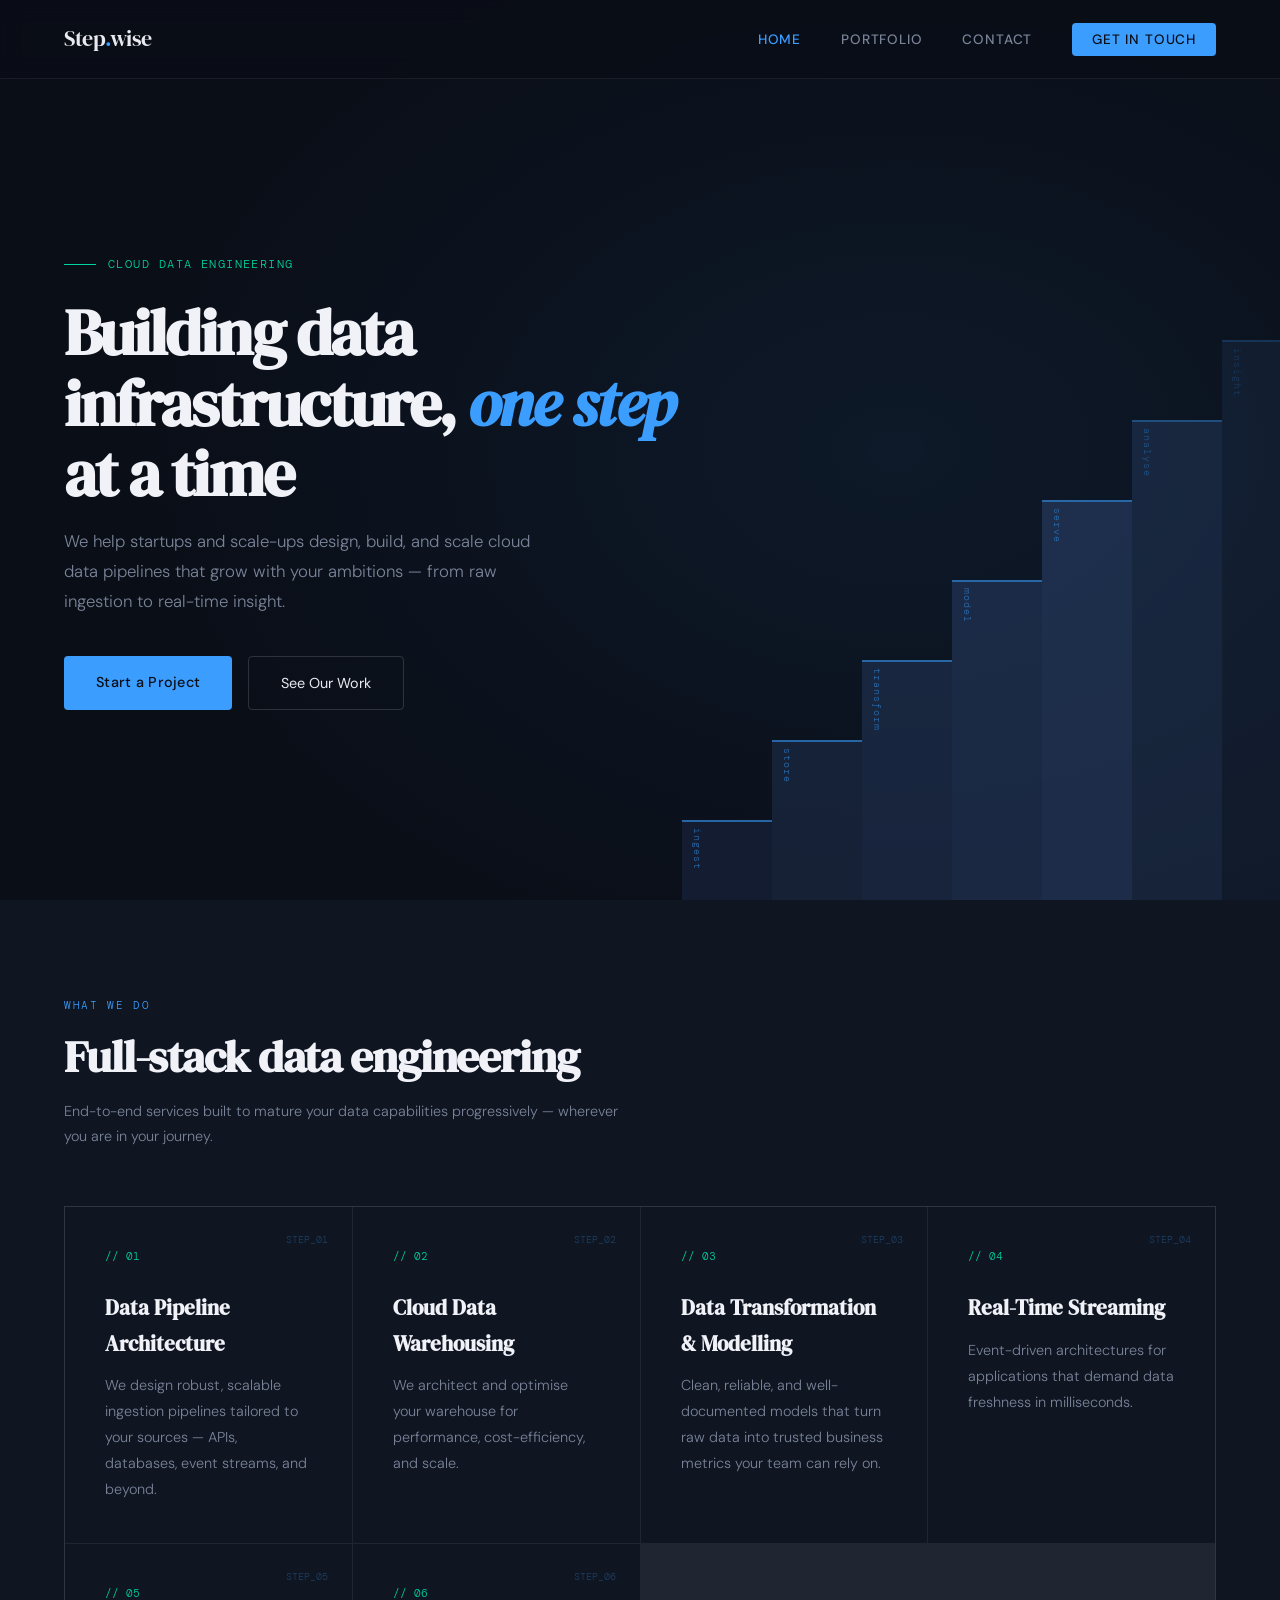
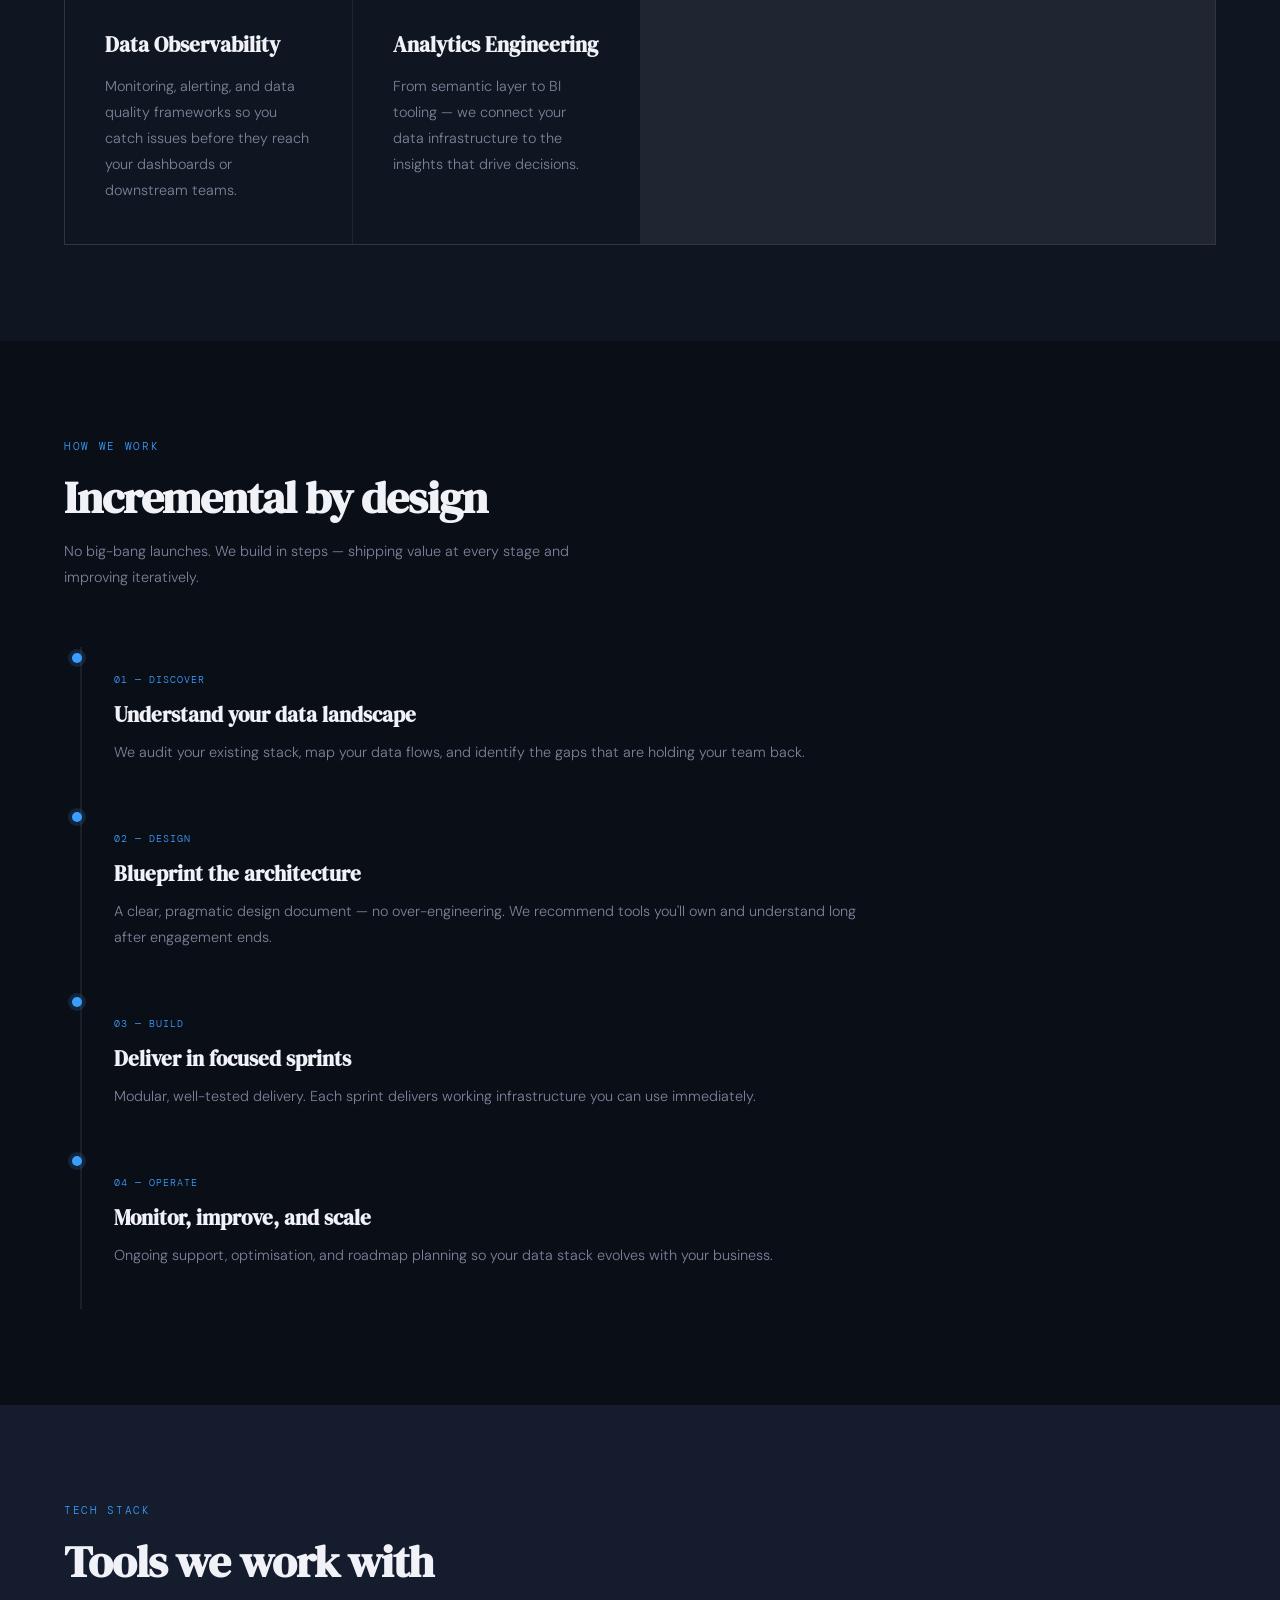
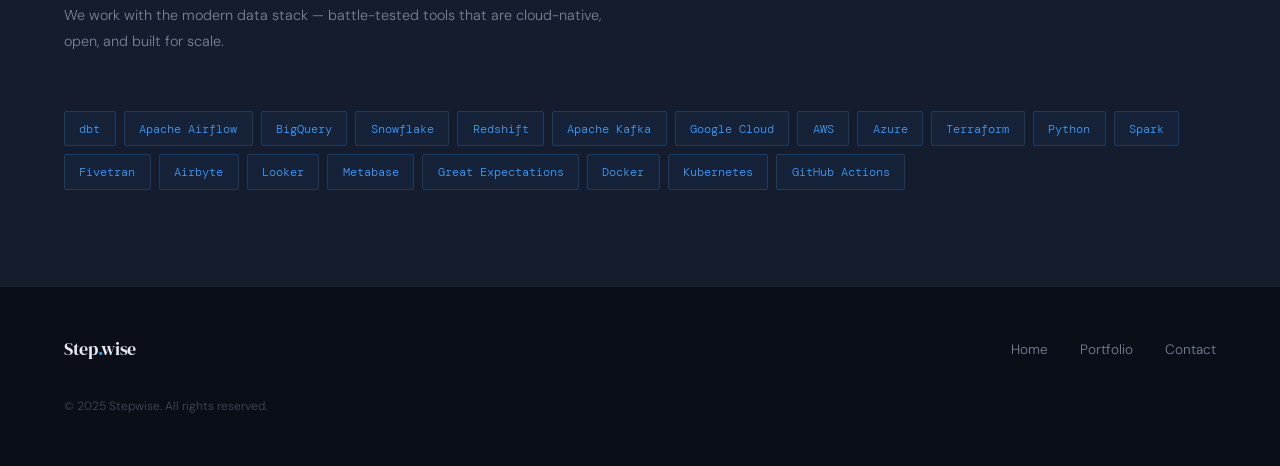
<file: index.html>
<!DOCTYPE html>
<html lang="en">
<head>
<meta charset="UTF-8">
<meta name="viewport" content="width=device-width, initial-scale=1.0">
<title>Stepwise</title>
<link rel="preconnect" href="https://fonts.googleapis.com">
<link href="https://fonts.googleapis.com/css2?family=DM+Serif+Display:ital@0;1&family=DM+Mono:wght@400;500&family=DM+Sans:wght@300;400;500&display=swap" rel="stylesheet">
<link rel="stylesheet" href="assets/css/main.css">
</head>
<body>

<nav>
  <a href="index.html" class="logo">Step<span>.</span>wise</a>
  <ul>
    <li><a href="index.html" class="active">Home</a></li>
    <li><a href="portfolio.html">Portfolio</a></li>
    <li><a href="contact.html">Contact</a></li>
    <li><a href="contact.html" class="nav-cta">Get in Touch</a></li>
  </ul>
</nav>

<section class="hero">
  <div class="hero-content">
    <div class="hero-eyebrow">Cloud Data Engineering</div>
    <h1>Building data infrastructure, <em>one step</em> at a time</h1>
    <p class="hero-sub">
      We help startups and scale-ups design, build, and scale cloud data pipelines that grow with your ambitions — from raw ingestion to real-time insight.
    </p>
    <div class="hero-actions">
      <a href="contact.html" class="btn-primary">Start a Project</a>
      <a href="portfolio.html" class="btn-ghost">See Our Work</a>
    </div>
  </div>

  <div class="steps-graphic">
    <div class="step-block"><span class="step-label">ingest</span></div>
    <div class="step-block"><span class="step-label">store</span></div>
    <div class="step-block"><span class="step-label">transform</span></div>
    <div class="step-block"><span class="step-label">model</span></div>
    <div class="step-block"><span class="step-label">serve</span></div>
    <div class="step-block"><span class="step-label">analyse</span></div>
    <div class="step-block"><span class="step-label">insight</span></div>
  </div>
</section>

<section class="services">
  <span class="section-tag">What We Do</span>
  <h2>Full-stack data engineering</h2>
  <p class="section-sub">End-to-end services built to mature your data capabilities progressively — wherever you are in your journey.</p>
  <div class="services-grid">
    <div class="service-card">
      <span class="service-icon">// 01</span>
      <span class="service-step">STEP_01</span>
      <h3>Data Pipeline Architecture</h3>
      <p>We design robust, scalable ingestion pipelines tailored to your sources — APIs, databases, event streams, and beyond.</p>
    </div>
    <div class="service-card">
      <span class="service-icon">// 02</span>
      <span class="service-step">STEP_02</span>
      <h3>Cloud Data Warehousing</h3>
      <p>We architect and optimise your warehouse for performance, cost-efficiency, and scale.</p>
    </div>
    <div class="service-card">
      <span class="service-icon">// 03</span>
      <span class="service-step">STEP_03</span>
      <h3>Data Transformation & Modelling</h3>
      <p>Clean, reliable, and well-documented models that turn raw data into trusted business metrics your team can rely on.</p>
    </div>
    <div class="service-card">
      <span class="service-icon">// 04</span>
      <span class="service-step">STEP_04</span>
      <h3>Real-Time Streaming</h3>
      <p>Event-driven architectures for applications that demand data freshness in milliseconds.</p>
    </div>
    <div class="service-card">
      <span class="service-icon">// 05</span>
      <span class="service-step">STEP_05</span>
      <h3>Data Observability</h3>
      <p>Monitoring, alerting, and data quality frameworks so you catch issues before they reach your dashboards or downstream teams.</p>
    </div>
    <div class="service-card">
      <span class="service-icon">// 06</span>
      <span class="service-step">STEP_06</span>
      <h3>Analytics Engineering</h3>
      <p>From semantic layer to BI tooling — we connect your data infrastructure to the insights that drive decisions.</p>
    </div>
  </div>
</section>

<section class="approach">
  <span class="section-tag">How We Work</span>
  <h2>Incremental by design</h2>
  <p class="section-sub">No big-bang launches. We build in steps — shipping value at every stage and improving iteratively.</p>

  <div class="approach-steps">
    <div class="approach-step">
      <span class="step-num">01 — DISCOVER</span>
      <h3>Understand your data landscape</h3>
      <p>We audit your existing stack, map your data flows, and identify the gaps that are holding your team back.</p>
    </div>
    <div class="approach-step">
      <span class="step-num">02 — DESIGN</span>
      <h3>Blueprint the architecture</h3>
      <p>A clear, pragmatic design document — no over-engineering. We recommend tools you'll own and understand long after engagement ends.</p>
    </div>
    <div class="approach-step">
      <span class="step-num">03 — BUILD</span>
      <h3>Deliver in focused sprints</h3>
      <p>Modular, well-tested delivery. Each sprint delivers working infrastructure you can use immediately.</p>
    </div>
    <div class="approach-step">
      <span class="step-num">04 — OPERATE</span>
      <h3>Monitor, improve, and scale</h3>
      <p>Ongoing support, optimisation, and roadmap planning so your data stack evolves with your business.</p>
    </div>
  </div>
</section>

<section class="tech-stack">
  <span class="section-tag">Tech Stack</span>
  <h2>Tools we work with</h2>
  <p class="section-sub">We work with the modern data stack — battle-tested tools that are cloud-native, open, and built for scale.</p>
  <div class="tech-grid">
    <span class="tech-pill">dbt</span>
    <span class="tech-pill">Apache Airflow</span>
    <span class="tech-pill">BigQuery</span>
    <span class="tech-pill">Snowflake</span>
    <span class="tech-pill">Redshift</span>
    <span class="tech-pill">Apache Kafka</span>
    <span class="tech-pill">Google Cloud</span>
    <span class="tech-pill">AWS</span>
    <span class="tech-pill">Azure</span>
    <span class="tech-pill">Terraform</span>
    <span class="tech-pill">Python</span>
    <span class="tech-pill">Spark</span>
    <span class="tech-pill">Fivetran</span>
    <span class="tech-pill">Airbyte</span>
    <span class="tech-pill">Looker</span>
    <span class="tech-pill">Metabase</span>
    <span class="tech-pill">Great Expectations</span>
    <span class="tech-pill">Docker</span>
    <span class="tech-pill">Kubernetes</span>
    <span class="tech-pill">GitHub Actions</span>
  </div>
</section>

<footer>
  <a href="index.html" class="logo">Step<span>.</span>wise</a>
  <div class="footer-links">
    <a href="index.html">Home</a>
    <a href="portfolio.html">Portfolio</a>
    <a href="contact.html">Contact</a>
  </div>
  <p class="footer-copy">&copy; 2025 Stepwise. All rights reserved.</p>
</footer>

</body>
</html>
</file>
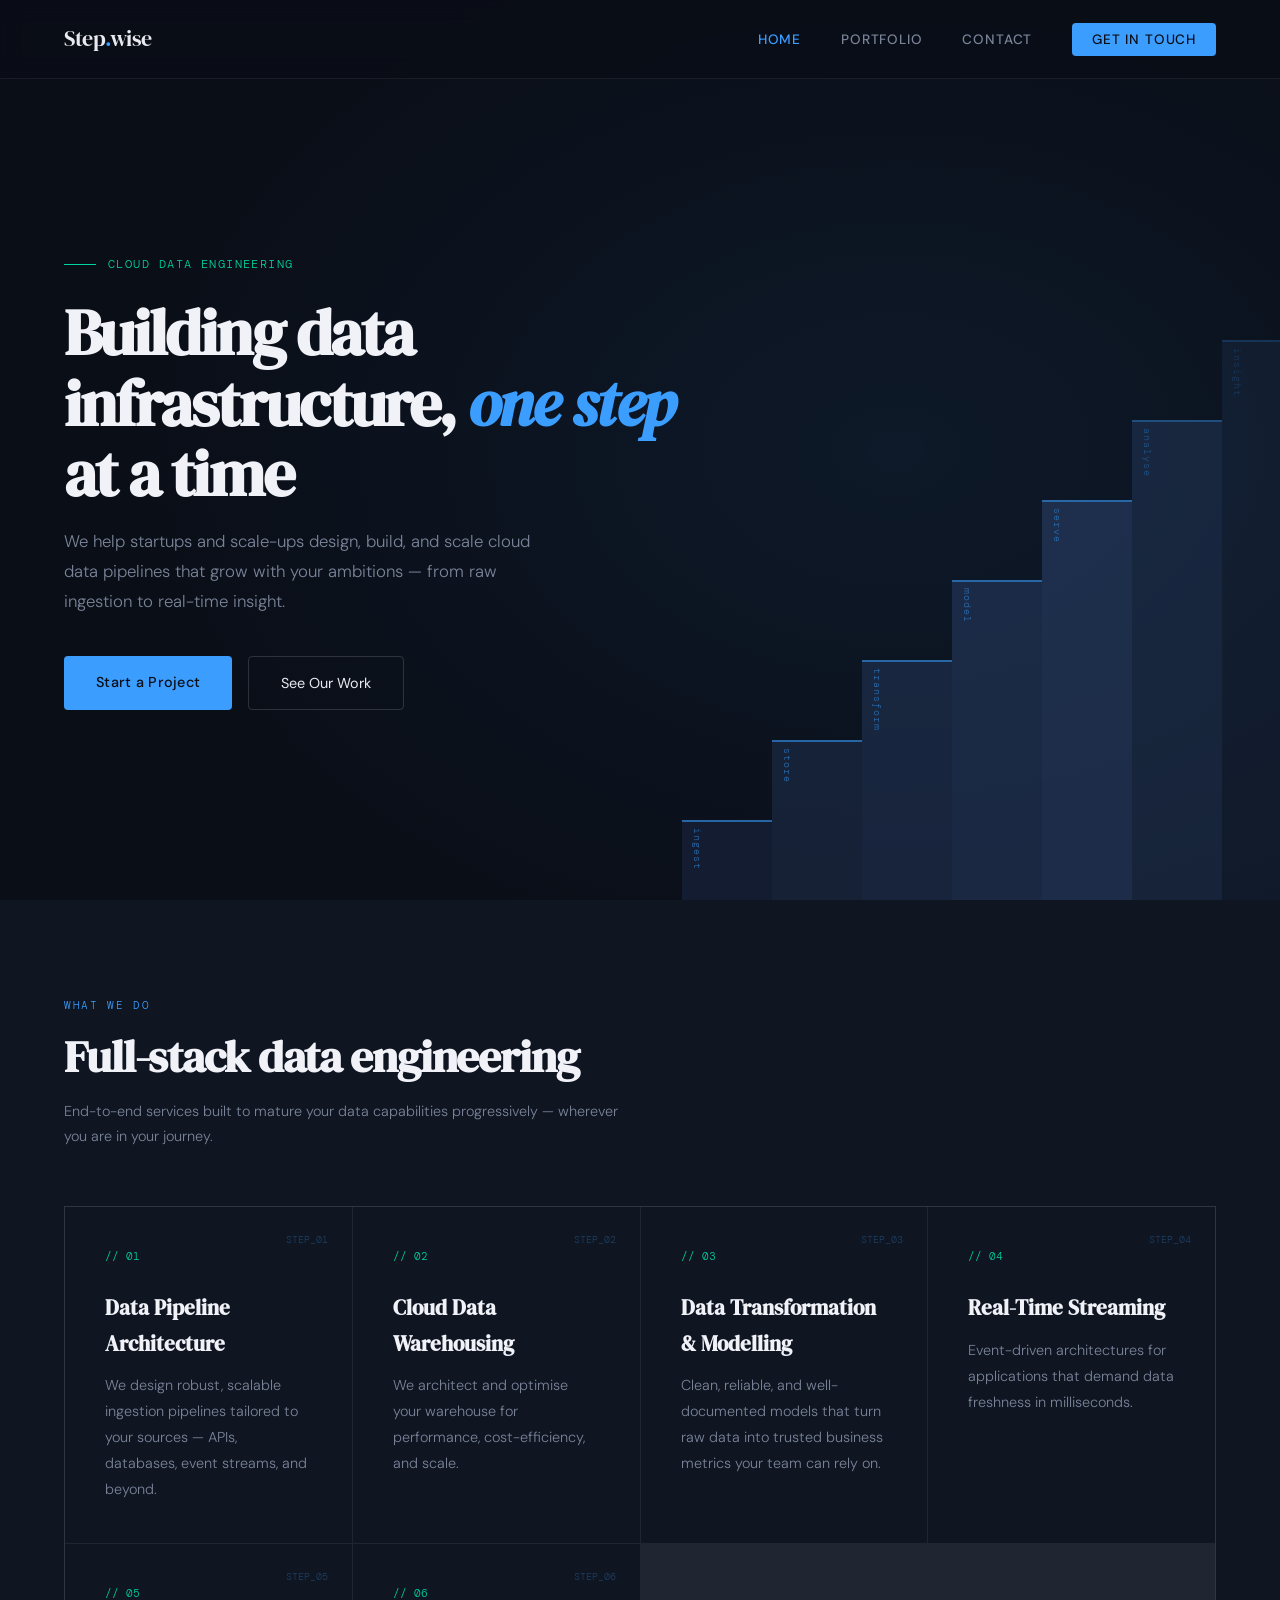
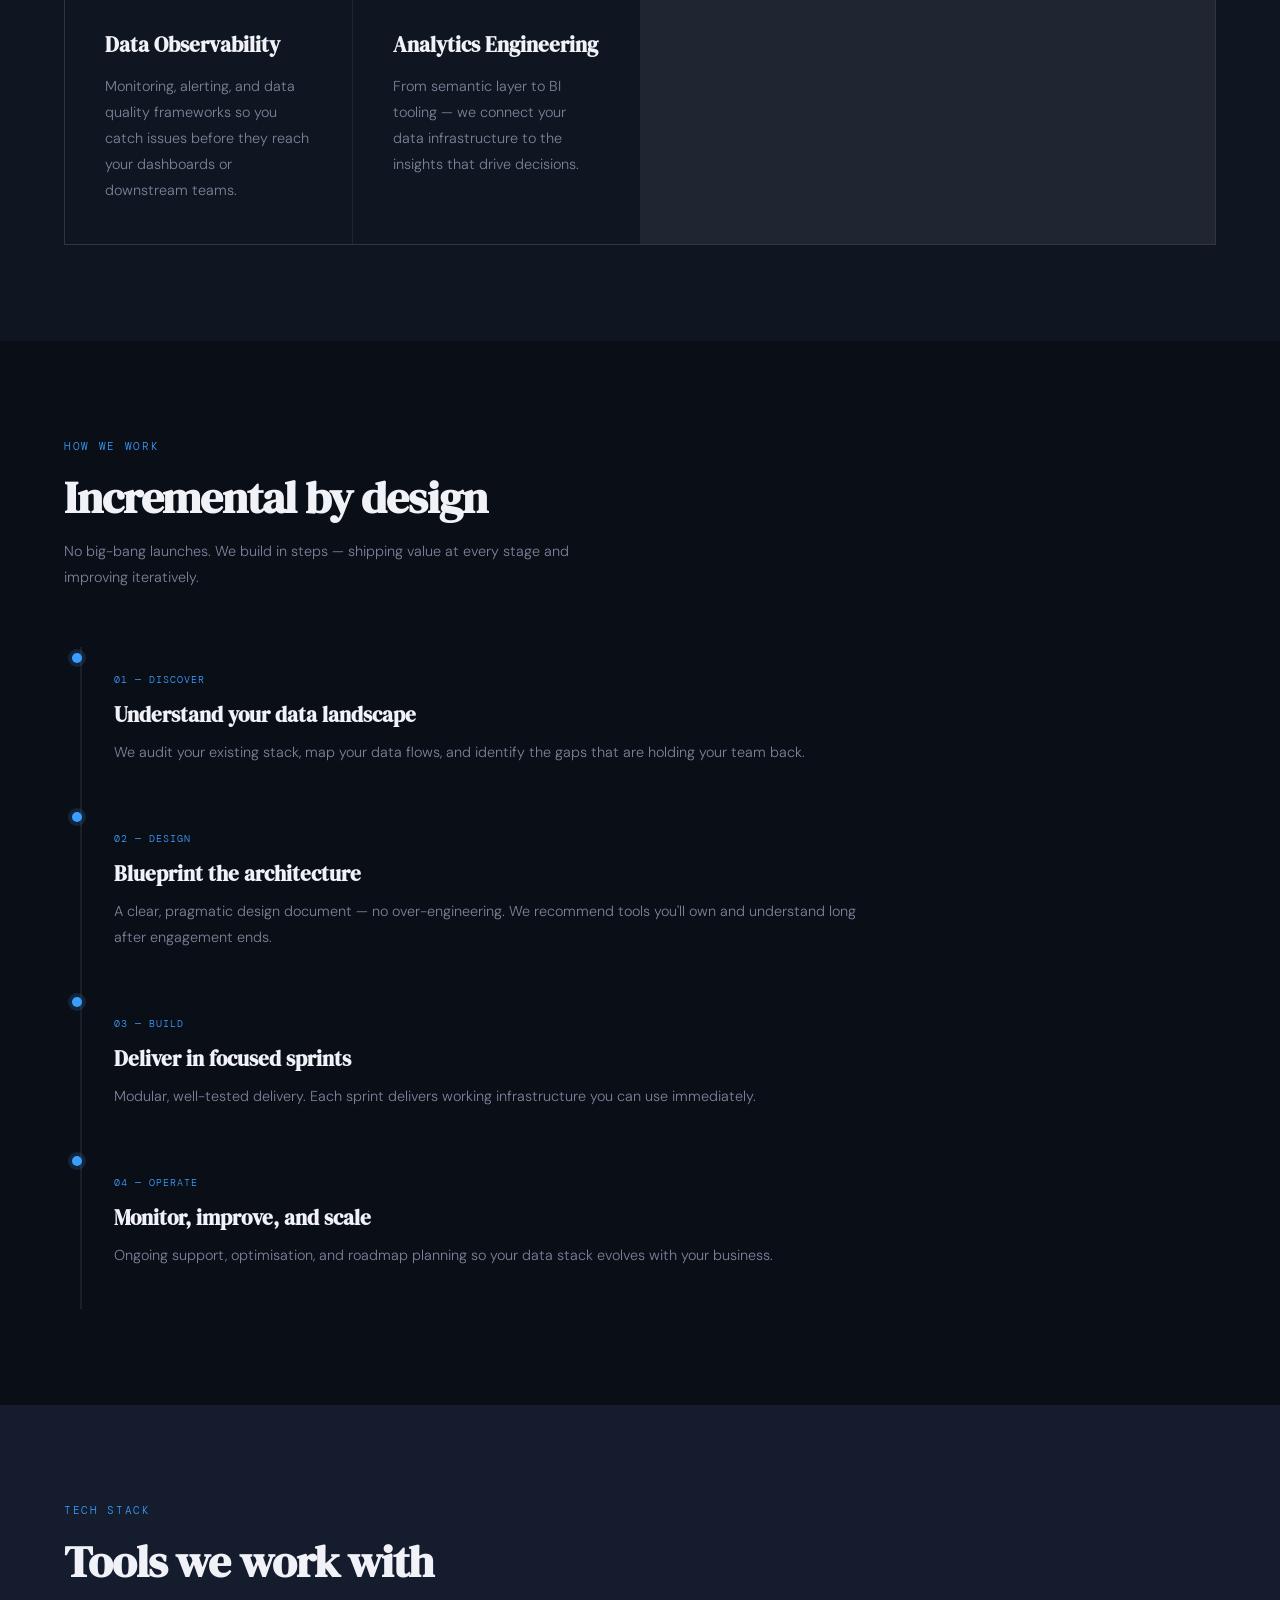
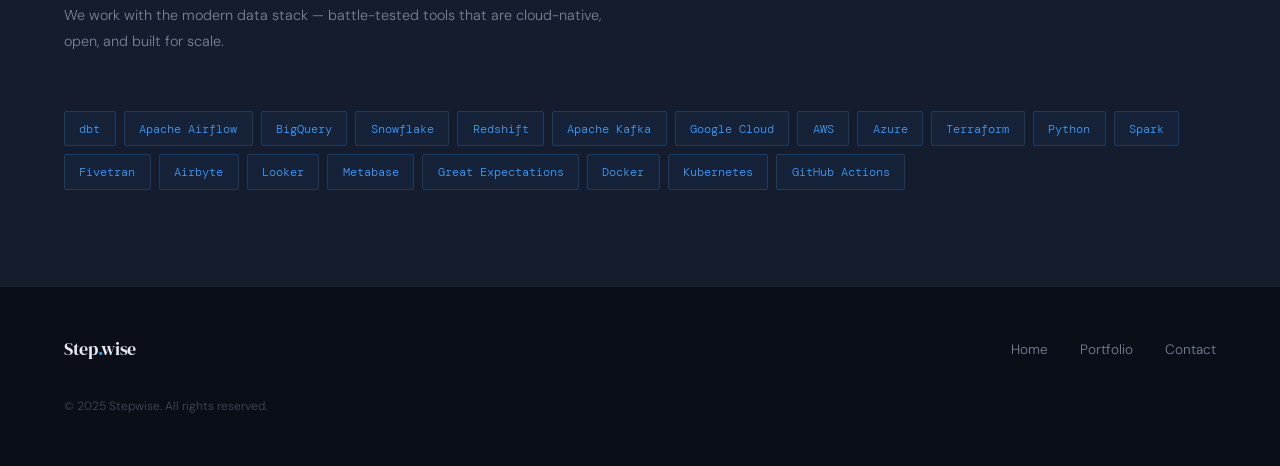
<file: pages/index.html>
<!DOCTYPE html>
<html lang="en">
<head>
<meta charset="UTF-8">
<meta name="viewport" content="width=device-width, initial-scale=1.0">
<title>Stepwise — Cloud Data Engineering</title>
<link rel="preconnect" href="https://fonts.googleapis.com">
<link href="https://fonts.googleapis.com/css2?family=DM+Serif+Display:ital@0;1&family=DM+Mono:wght@400;500&family=DM+Sans:wght@300;400;500&display=swap" rel="stylesheet">
<link rel="stylesheet" href="../assets/css/main.css">
</head>
<body>

<nav>
  <a href="index.html" class="logo">Step<span>.</span>wise</a>
  <ul>
    <li><a href="index.html" class="active">Home</a></li>
    <li><a href="portfolio.html">Portfolio</a></li>
    <li><a href="contact.html">Contact</a></li>
    <li><a href="contact.html" class="nav-cta">Get in Touch</a></li>
  </ul>
</nav>

<section class="hero">
  <div class="hero-content">
    <div class="hero-eyebrow">Cloud Data Engineering</div>
    <h1>Building data infrastructure, <em>one step</em> at a time</h1>
    <p class="hero-sub">
      We help startups and scale-ups design, build, and scale cloud data pipelines that grow with your ambitions — from raw ingestion to real-time insight.
    </p>
    <div class="hero-actions">
      <a href="contact.html" class="btn-primary">Start a Project</a>
      <a href="portfolio.html" class="btn-ghost">See Our Work</a>
    </div>
  </div>

  <div class="steps-graphic">
    <div class="step-block"><span class="step-label">ingest</span></div>
    <div class="step-block"><span class="step-label">store</span></div>
    <div class="step-block"><span class="step-label">transform</span></div>
    <div class="step-block"><span class="step-label">model</span></div>
    <div class="step-block"><span class="step-label">serve</span></div>
    <div class="step-block"><span class="step-label">analyse</span></div>
    <div class="step-block"><span class="step-label">insight</span></div>
  </div>
</section>

<section class="services">
  <span class="section-tag">What We Do</span>
  <h2>Full-stack data engineering</h2>
  <p class="section-sub">End-to-end services built to mature your data capabilities progressively — wherever you are in your journey.</p>
  <div class="services-grid">
    <div class="service-card">
      <span class="service-icon">// 01</span>
      <span class="service-step">STEP_01</span>
      <h3>Data Pipeline Architecture</h3>
      <p>We design robust, scalable ingestion pipelines tailored to your sources — APIs, databases, event streams, and beyond.</p>
    </div>
    <div class="service-card">
      <span class="service-icon">// 02</span>
      <span class="service-step">STEP_02</span>
      <h3>Cloud Data Warehousing</h3>
      <p>We architect and optimise your warehouse for performance, cost-efficiency, and scale.</p>
    </div>
    <div class="service-card">
      <span class="service-icon">// 03</span>
      <span class="service-step">STEP_03</span>
      <h3>Data Transformation & Modelling</h3>
      <p>Clean, reliable, and well-documented models that turn raw data into trusted business metrics your team can rely on.</p>
    </div>
    <div class="service-card">
      <span class="service-icon">// 04</span>
      <span class="service-step">STEP_04</span>
      <h3>Real-Time Streaming</h3>
      <p>Event-driven architectures for applications that demand data freshness in milliseconds.</p>
    </div>
    <div class="service-card">
      <span class="service-icon">// 05</span>
      <span class="service-step">STEP_05</span>
      <h3>Data Observability</h3>
      <p>Monitoring, alerting, and data quality frameworks so you catch issues before they reach your dashboards or downstream teams.</p>
    </div>
    <div class="service-card">
      <span class="service-icon">// 06</span>
      <span class="service-step">STEP_06</span>
      <h3>Analytics Engineering</h3>
      <p>From semantic layer to BI tooling — we connect your data infrastructure to the insights that drive decisions.</p>
    </div>
  </div>
</section>

<section class="approach">
  <span class="section-tag">How We Work</span>
  <h2>Incremental by design</h2>
  <p class="section-sub">No big-bang launches. We build in steps — shipping value at every stage and improving iteratively.</p>

  <div class="approach-steps">
    <div class="approach-step">
      <span class="step-num">01 — DISCOVER</span>
      <h3>Understand your data landscape</h3>
      <p>We audit your existing stack, map your data flows, and identify the gaps that are holding your team back.</p>
    </div>
    <div class="approach-step">
      <span class="step-num">02 — DESIGN</span>
      <h3>Blueprint the architecture</h3>
      <p>A clear, pragmatic design document — no over-engineering. We recommend tools you'll own and understand long after engagement ends.</p>
    </div>
    <div class="approach-step">
      <span class="step-num">03 — BUILD</span>
      <h3>Deliver in focused sprints</h3>
      <p>Modular, well-tested delivery. Each sprint delivers working infrastructure you can use immediately.</p>
    </div>
    <div class="approach-step">
      <span class="step-num">04 — OPERATE</span>
      <h3>Monitor, improve, and scale</h3>
      <p>Ongoing support, optimisation, and roadmap planning so your data stack evolves with your business.</p>
    </div>
  </div>
</section>

<section class="tech-stack">
  <span class="section-tag">Tech Stack</span>
  <h2>Tools we work with</h2>
  <p class="section-sub">We work with the modern data stack — battle-tested tools that are cloud-native, open, and built for scale.</p>
  <div class="tech-grid">
    <span class="tech-pill">dbt</span>
    <span class="tech-pill">Apache Airflow</span>
    <span class="tech-pill">BigQuery</span>
    <span class="tech-pill">Snowflake</span>
    <span class="tech-pill">Redshift</span>
    <span class="tech-pill">Apache Kafka</span>
    <span class="tech-pill">Google Cloud</span>
    <span class="tech-pill">AWS</span>
    <span class="tech-pill">Azure</span>
    <span class="tech-pill">Terraform</span>
    <span class="tech-pill">Python</span>
    <span class="tech-pill">Spark</span>
    <span class="tech-pill">Fivetran</span>
    <span class="tech-pill">Airbyte</span>
    <span class="tech-pill">Looker</span>
    <span class="tech-pill">Metabase</span>
    <span class="tech-pill">Great Expectations</span>
    <span class="tech-pill">Docker</span>
    <span class="tech-pill">Kubernetes</span>
    <span class="tech-pill">GitHub Actions</span>
  </div>
</section>

<footer>
  <a href="index.html" class="logo">Step<span>.</span>wise</a>
  <div class="footer-links">
    <a href="index.html">Home</a>
    <a href="portfolio.html">Portfolio</a>
    <a href="contact.html">Contact</a>
  </div>
  <p class="footer-copy">&copy; 2025 Stepwise. All rights reserved.</p>
</footer>

</body>
</html>
</file>
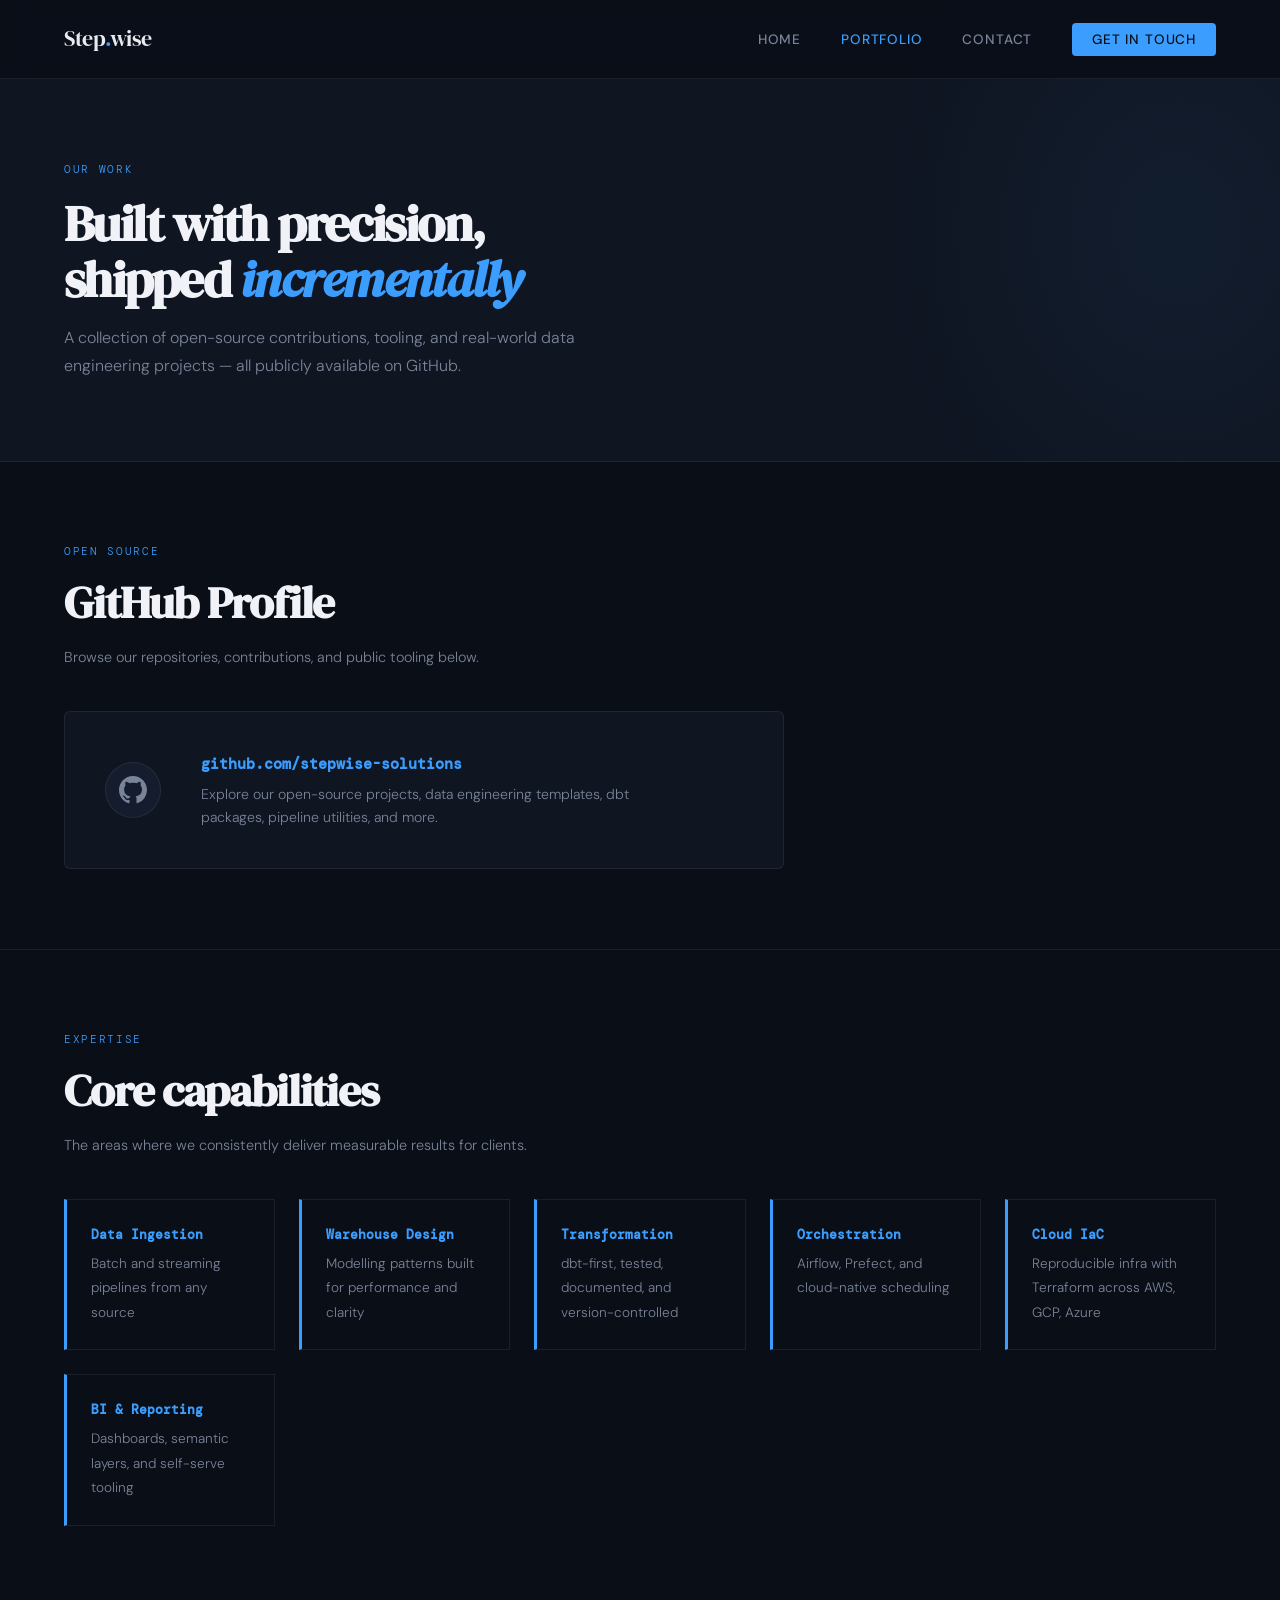
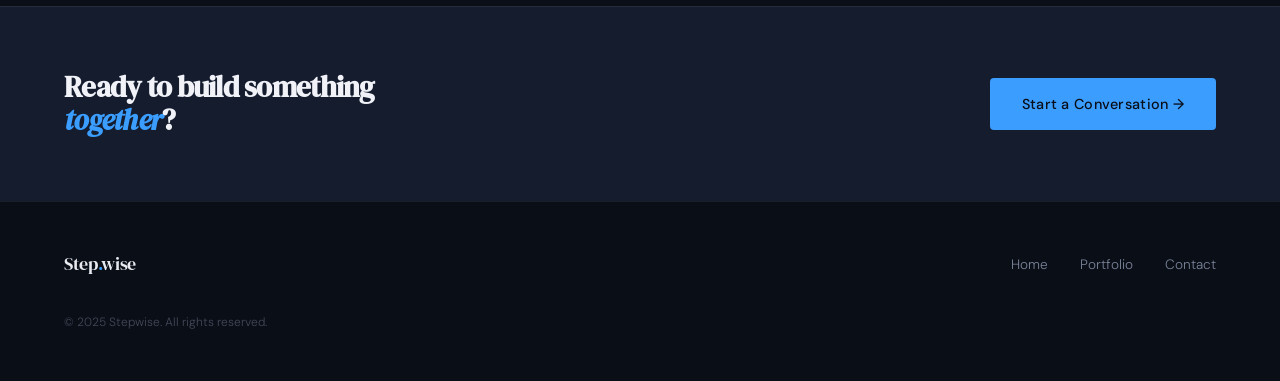
<file: portfolio.html>
<!DOCTYPE html>
<html lang="en">
<head>
<meta charset="UTF-8">
<meta name="viewport" content="width=device-width, initial-scale=1.0">
<title>Portfolio</title>
<link rel="preconnect" href="https://fonts.googleapis.com">
<link href="https://fonts.googleapis.com/css2?family=DM+Serif+Display:ital@0;1&family=DM+Mono:wght@400;500&family=DM+Sans:wght@300;400;500&display=swap" rel="stylesheet">
<link rel="stylesheet" href="assets/css/main.css">
</head>
<body>

<nav>
  <a href="index.html" class="logo">Step<span>.</span>wise</a>
  <ul>
    <li><a href="index.html">Home</a></li>
    <li><a href="portfolio.html" class="active">Portfolio</a></li>
    <li><a href="contact.html">Contact</a></li>
    <li><a href="contact.html" class="nav-cta">Get in Touch</a></li>
  </ul>
</nav>

<div class="page-header page-header--right">
  <span class="section-tag">Our Work</span>
  <h1>Built with precision,<br>shipped <em>incrementally</em></h1>
  <p class="page-sub">A collection of open-source contributions, tooling, and real-world data engineering projects — all publicly available on GitHub.</p>
</div>

<section class="github-section">
  <span class="section-tag">Open Source</span>
  <h2>GitHub Profile</h2>
  <p class="section-desc">Browse our repositories, contributions, and public tooling below.</p>
  <!-- IMPORTANT: Replace the href below with your actual GitHub URL -->
  <a href="https://github.com/stepwise-solutions" target="_blank" class="github-card">
    <div class="gh-icon">
      <svg viewBox="0 0 24 24" xmlns="http://www.w3.org/2000/svg">
        <path d="M12 0C5.37 0 0 5.37 0 12c0 5.31 3.435 9.795 8.205 11.385.6.105.825-.255.825-.57 0-.285-.015-1.23-.015-2.235-3.015.555-3.795-.735-4.035-1.41-.135-.345-.72-1.41-1.23-1.695-.42-.225-1.02-.78-.015-.795.945-.015 1.62.87 1.845 1.23 1.08 1.815 2.805 1.305 3.495.99.105-.78.42-1.305.765-1.605-2.67-.3-5.46-1.335-5.46-5.925 0-1.305.465-2.385 1.23-3.225-.12-.3-.54-1.53.12-3.18 0 0 1.005-.315 3.3 1.23.96-.27 1.98-.405 3-.405s2.04.135 3 .405c2.295-1.56 3.3-1.23 3.3-1.23.66 1.65.24 2.88.12 3.18.765.84 1.23 1.905 1.23 3.225 0 4.605-2.805 5.625-5.475 5.925.435.375.81 1.095.81 2.22 0 1.605-.015 2.895-.015 3.3 0 .315.225.69.825.57A12.02 12.02 0 0 0 24 12c0-6.63-5.37-12-12-12z"/>
      </svg>
    </div>
    <div class="gh-info">
      <h3>github.com/stepwise-solutions</h3>
      <p>Explore our open-source projects, data engineering templates, dbt packages, pipeline utilities, and more.</p>
    </div>
    <span class="gh-arrow">→</span>
  </a>
</section>

<!-- <section class="projects-section">
  <span class="section-tag">Featured Projects</span>
  <h2>What we've built</h2>
  <p class="section-desc">Representative examples of the work we do for clients across industries.</p>
  <div class="projects-grid">
    <div class="project-card">
      <span class="proj-type">Pipeline Architecture</span>
      <h3>Real-Time E-Commerce Analytics</h3>
      <p>Designed and built a Kafka-to-BigQuery streaming pipeline processing 50M+ events per day, enabling sub-second dashboard refresh for a retail client.</p>
      <div class="proj-tags">
        <span class="proj-tag">Kafka</span>
        <span class="proj-tag">BigQuery</span>
        <span class="proj-tag">dbt</span>
        <span class="proj-tag">Looker</span>
      </div>
    </div>
    <div class="project-card">
      <span class="proj-type">Data Warehouse Migration</span>
      <h3>Legacy SQL to Snowflake Migration</h3>
      <p>Migrated a 10-year-old on-prem SQL Server warehouse to Snowflake, reducing query times by 8× and cutting infrastructure costs by 60%.</p>
      <div class="proj-tags">
        <span class="proj-tag">Snowflake</span>
        <span class="proj-tag">Fivetran</span>
        <span class="proj-tag">dbt</span>
        <span class="proj-tag">Python</span>
      </div>
    </div>
    <div class="project-card">
      <span class="proj-type">Data Observability</span>
      <h3>End-to-End Data Quality Framework</h3>
      <p>Implemented a data quality and observability layer with Great Expectations and Monte Carlo across a 200+ table warehouse for a FinTech company.</p>
      <div class="proj-tags">
        <span class="proj-tag">Great Expectations</span>
        <span class="proj-tag">Airflow</span>
        <span class="proj-tag">Redshift</span>
      </div>
    </div>
    <div class="project-card">
      <span class="proj-type">Open Source</span>
      <h3>dbt Utility Package</h3>
      <p>Published a dbt package of reusable macros for date-spining, incremental logic, and data vault patterns — used by teams across multiple organisations.</p>
      <div class="proj-tags">
        <span class="proj-tag">dbt</span>
        <span class="proj-tag">SQL</span>
        <span class="proj-tag">Jinja</span>
        <span class="proj-tag">Open Source</span>
      </div>
    </div>
    <div class="project-card">
      <span class="proj-type">Cloud Infrastructure</span>
      <h3>Automated Data Platform on GCP</h3>
      <p>Terraformed a fully automated, reproducible data platform on Google Cloud — from networking to BigQuery, Composer, and IAM — deployed in under an hour.</p>
      <div class="proj-tags">
        <span class="proj-tag">Terraform</span>
        <span class="proj-tag">GCP</span>
        <span class="proj-tag">Cloud Composer</span>
        <span class="proj-tag">BigQuery</span>
      </div>
    </div>
    <div class="project-card">
      <span class="proj-type">Analytics Engineering</span>
      <h3>Self-Serve Analytics Layer</h3>
      <p>Built a semantic layer and Metabase deployment enabling non-technical stakeholders to self-serve data exploration with zero SQL knowledge required.</p>
      <div class="proj-tags">
        <span class="proj-tag">Metabase</span>
        <span class="proj-tag">dbt Metrics</span>
        <span class="proj-tag">Snowflake</span>
      </div>
    </div>
  </div>
</section> -->

<section class="capabilities">
  <span class="section-tag">Expertise</span>
  <h2>Core capabilities</h2>
  <p class="section-desc" style="color: var(--muted); font-size: 0.9rem; margin-bottom: 0;">The areas where we consistently deliver measurable results for clients.</p>
  <div class="cap-grid">
    <div class="cap-item">
      <h4>Data Ingestion</h4>
      <p>Batch and streaming pipelines from any source</p>
    </div>
    <div class="cap-item">
      <h4>Warehouse Design</h4>
      <p>Modelling patterns built for performance and clarity</p>
    </div>
    <div class="cap-item">
      <h4>Transformation</h4>
      <p>dbt-first, tested, documented, and version-controlled</p>
    </div>
    <div class="cap-item">
      <h4>Orchestration</h4>
      <p>Airflow, Prefect, and cloud-native scheduling</p>
    </div>
    <div class="cap-item">
      <h4>Cloud IaC</h4>
      <p>Reproducible infra with Terraform across AWS, GCP, Azure</p>
    </div>
    <div class="cap-item">
      <h4>BI & Reporting</h4>
      <p>Dashboards, semantic layers, and self-serve tooling</p>
    </div>
  </div>
</section>

<div class="cta-strip">
  <h2>Ready to build something <em>together</em>?</h2>
  <a href="contact.html" class="btn-primary">Start a Conversation →</a>
</div>

<footer>
  <a href="index.html" class="logo">Step<span>.</span>wise</a>
  <div class="footer-links">
    <a href="index.html">Home</a>
    <a href="portfolio.html">Portfolio</a>
    <a href="contact.html">Contact</a>
  </div>
  <p class="footer-copy">&copy; 2025 Stepwise. All rights reserved.</p>
</footer>

</body>
</html>
</file>
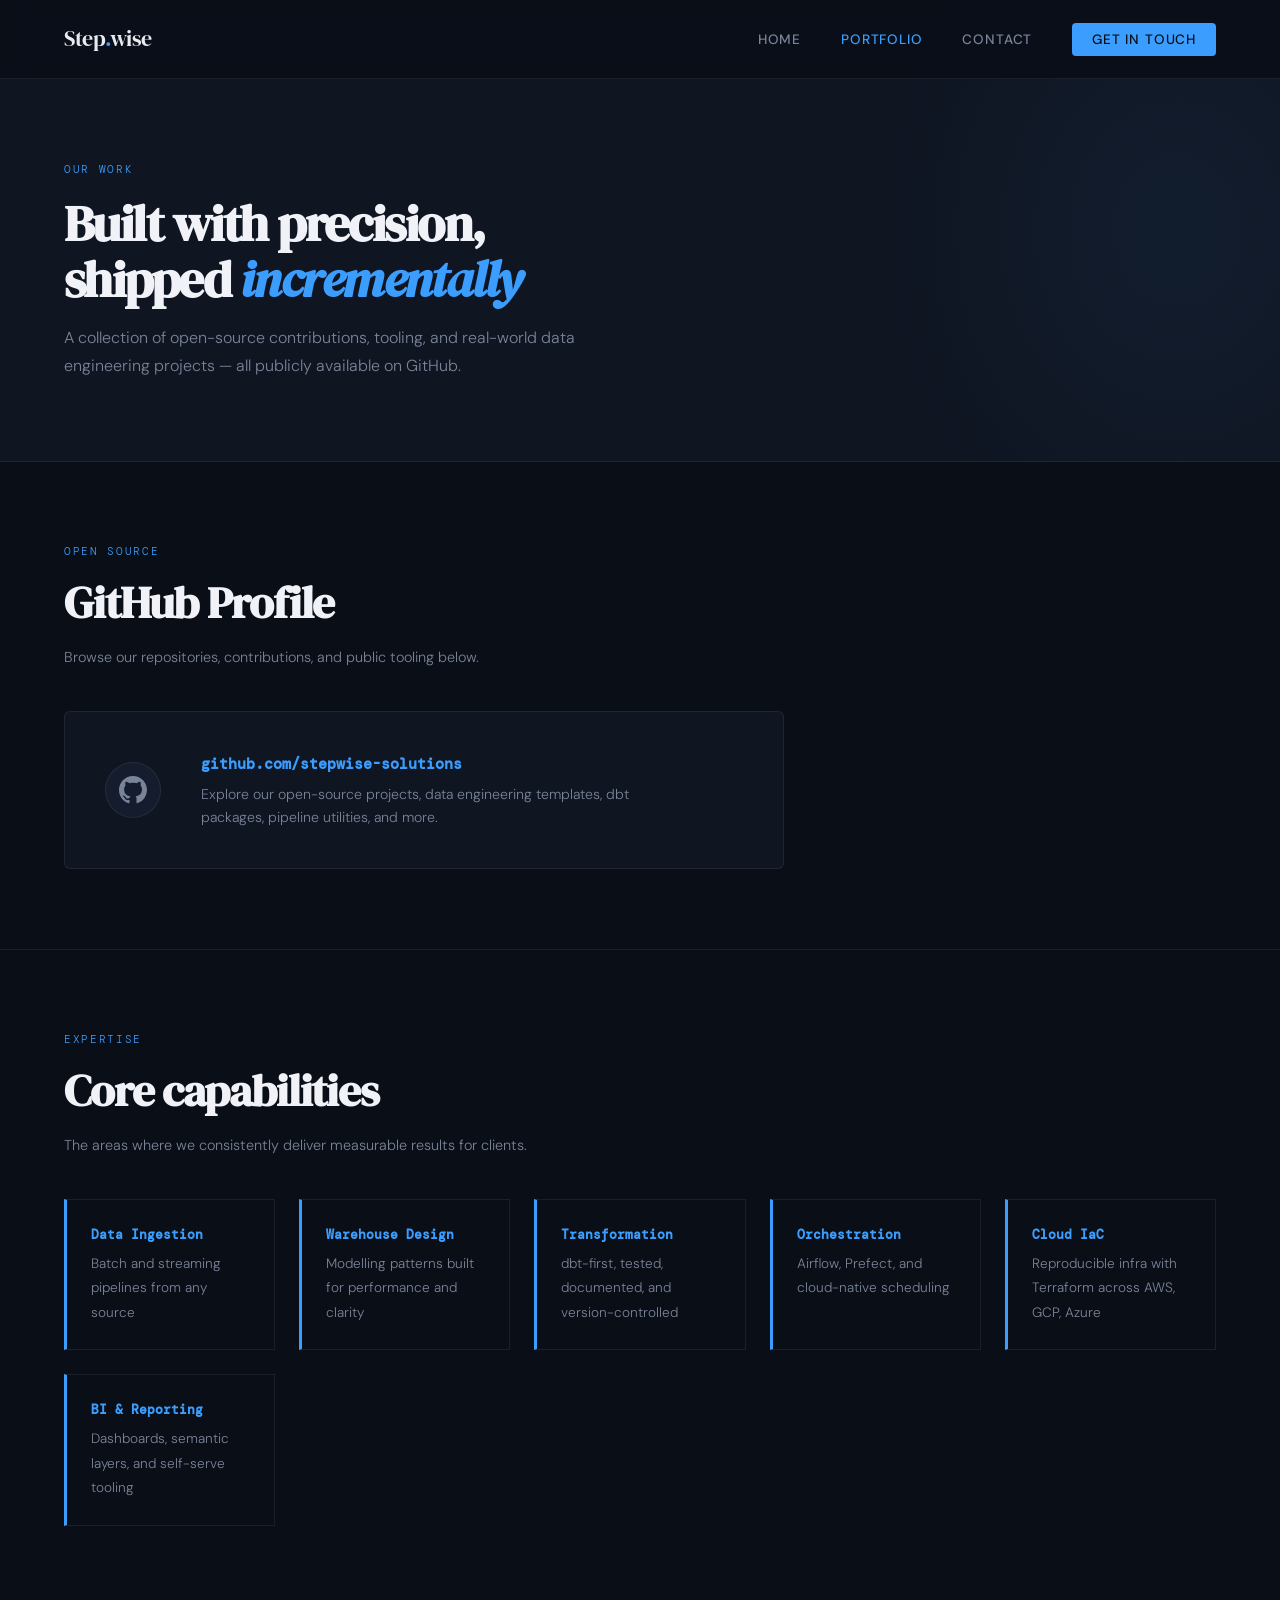
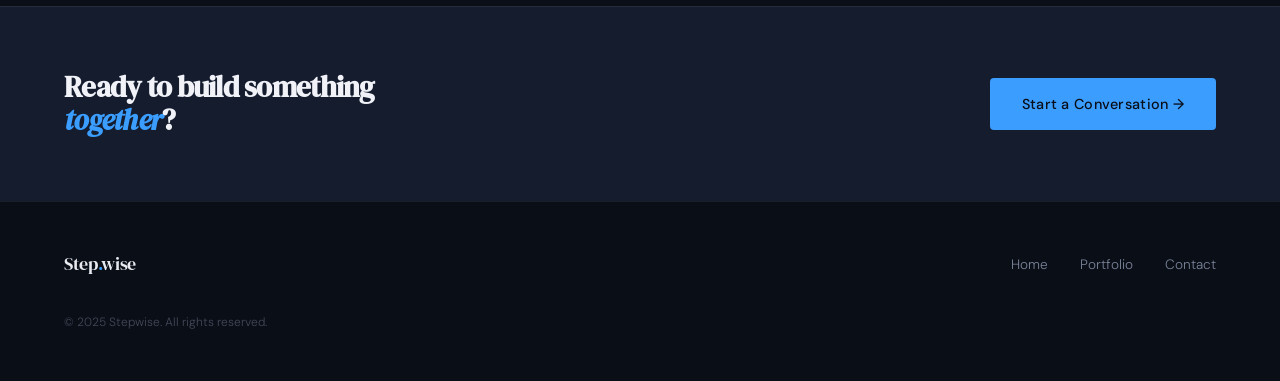
<file: pages/portfolio.html>
<!DOCTYPE html>
<html lang="en">
<head>
<meta charset="UTF-8">
<meta name="viewport" content="width=device-width, initial-scale=1.0">
<title>Portfolio — Stepwise</title>
<link rel="preconnect" href="https://fonts.googleapis.com">
<link href="https://fonts.googleapis.com/css2?family=DM+Serif+Display:ital@0;1&family=DM+Mono:wght@400;500&family=DM+Sans:wght@300;400;500&display=swap" rel="stylesheet">
<link rel="stylesheet" href="../assets/css/main.css">
</head>
<body>

<nav>
  <a href="index.html" class="logo">Step<span>.</span>wise</a>
  <ul>
    <li><a href="index.html">Home</a></li>
    <li><a href="portfolio.html" class="active">Portfolio</a></li>
    <li><a href="contact.html">Contact</a></li>
    <li><a href="contact.html" class="nav-cta">Get in Touch</a></li>
  </ul>
</nav>

<div class="page-header page-header--right">
  <span class="section-tag">Our Work</span>
  <h1>Built with precision,<br>shipped <em>incrementally</em></h1>
  <p class="page-sub">A collection of open-source contributions, tooling, and real-world data engineering projects — all publicly available on GitHub.</p>
</div>

<section class="github-section">
  <span class="section-tag">Open Source</span>
  <h2>GitHub Profile</h2>
  <p class="section-desc">Browse our repositories, contributions, and public tooling below.</p>
  <!-- IMPORTANT: Replace the href below with your actual GitHub URL -->
  <a href="https://github.com/stepwise-solutions" target="_blank" class="github-card">
    <div class="gh-icon">
      <svg viewBox="0 0 24 24" xmlns="http://www.w3.org/2000/svg">
        <path d="M12 0C5.37 0 0 5.37 0 12c0 5.31 3.435 9.795 8.205 11.385.6.105.825-.255.825-.57 0-.285-.015-1.23-.015-2.235-3.015.555-3.795-.735-4.035-1.41-.135-.345-.72-1.41-1.23-1.695-.42-.225-1.02-.78-.015-.795.945-.015 1.62.87 1.845 1.23 1.08 1.815 2.805 1.305 3.495.99.105-.78.42-1.305.765-1.605-2.67-.3-5.46-1.335-5.46-5.925 0-1.305.465-2.385 1.23-3.225-.12-.3-.54-1.53.12-3.18 0 0 1.005-.315 3.3 1.23.96-.27 1.98-.405 3-.405s2.04.135 3 .405c2.295-1.56 3.3-1.23 3.3-1.23.66 1.65.24 2.88.12 3.18.765.84 1.23 1.905 1.23 3.225 0 4.605-2.805 5.625-5.475 5.925.435.375.81 1.095.81 2.22 0 1.605-.015 2.895-.015 3.3 0 .315.225.69.825.57A12.02 12.02 0 0 0 24 12c0-6.63-5.37-12-12-12z"/>
      </svg>
    </div>
    <div class="gh-info">
      <h3>github.com/stepwise-solutions</h3>
      <p>Explore our open-source projects, data engineering templates, dbt packages, pipeline utilities, and more.</p>
    </div>
    <span class="gh-arrow">→</span>
  </a>
</section>

<!-- <section class="projects-section">
  <span class="section-tag">Featured Projects</span>
  <h2>What we've built</h2>
  <p class="section-desc">Representative examples of the work we do for clients across industries.</p>
  <div class="projects-grid">
    <div class="project-card">
      <span class="proj-type">Pipeline Architecture</span>
      <h3>Real-Time E-Commerce Analytics</h3>
      <p>Designed and built a Kafka-to-BigQuery streaming pipeline processing 50M+ events per day, enabling sub-second dashboard refresh for a retail client.</p>
      <div class="proj-tags">
        <span class="proj-tag">Kafka</span>
        <span class="proj-tag">BigQuery</span>
        <span class="proj-tag">dbt</span>
        <span class="proj-tag">Looker</span>
      </div>
    </div>
    <div class="project-card">
      <span class="proj-type">Data Warehouse Migration</span>
      <h3>Legacy SQL to Snowflake Migration</h3>
      <p>Migrated a 10-year-old on-prem SQL Server warehouse to Snowflake, reducing query times by 8× and cutting infrastructure costs by 60%.</p>
      <div class="proj-tags">
        <span class="proj-tag">Snowflake</span>
        <span class="proj-tag">Fivetran</span>
        <span class="proj-tag">dbt</span>
        <span class="proj-tag">Python</span>
      </div>
    </div>
    <div class="project-card">
      <span class="proj-type">Data Observability</span>
      <h3>End-to-End Data Quality Framework</h3>
      <p>Implemented a data quality and observability layer with Great Expectations and Monte Carlo across a 200+ table warehouse for a FinTech company.</p>
      <div class="proj-tags">
        <span class="proj-tag">Great Expectations</span>
        <span class="proj-tag">Airflow</span>
        <span class="proj-tag">Redshift</span>
      </div>
    </div>
    <div class="project-card">
      <span class="proj-type">Open Source</span>
      <h3>dbt Utility Package</h3>
      <p>Published a dbt package of reusable macros for date-spining, incremental logic, and data vault patterns — used by teams across multiple organisations.</p>
      <div class="proj-tags">
        <span class="proj-tag">dbt</span>
        <span class="proj-tag">SQL</span>
        <span class="proj-tag">Jinja</span>
        <span class="proj-tag">Open Source</span>
      </div>
    </div>
    <div class="project-card">
      <span class="proj-type">Cloud Infrastructure</span>
      <h3>Automated Data Platform on GCP</h3>
      <p>Terraformed a fully automated, reproducible data platform on Google Cloud — from networking to BigQuery, Composer, and IAM — deployed in under an hour.</p>
      <div class="proj-tags">
        <span class="proj-tag">Terraform</span>
        <span class="proj-tag">GCP</span>
        <span class="proj-tag">Cloud Composer</span>
        <span class="proj-tag">BigQuery</span>
      </div>
    </div>
    <div class="project-card">
      <span class="proj-type">Analytics Engineering</span>
      <h3>Self-Serve Analytics Layer</h3>
      <p>Built a semantic layer and Metabase deployment enabling non-technical stakeholders to self-serve data exploration with zero SQL knowledge required.</p>
      <div class="proj-tags">
        <span class="proj-tag">Metabase</span>
        <span class="proj-tag">dbt Metrics</span>
        <span class="proj-tag">Snowflake</span>
      </div>
    </div>
  </div>
</section> -->

<section class="capabilities">
  <span class="section-tag">Expertise</span>
  <h2>Core capabilities</h2>
  <p class="section-desc" style="color: var(--muted); font-size: 0.9rem; margin-bottom: 0;">The areas where we consistently deliver measurable results for clients.</p>
  <div class="cap-grid">
    <div class="cap-item">
      <h4>Data Ingestion</h4>
      <p>Batch and streaming pipelines from any source</p>
    </div>
    <div class="cap-item">
      <h4>Warehouse Design</h4>
      <p>Modelling patterns built for performance and clarity</p>
    </div>
    <div class="cap-item">
      <h4>Transformation</h4>
      <p>dbt-first, tested, documented, and version-controlled</p>
    </div>
    <div class="cap-item">
      <h4>Orchestration</h4>
      <p>Airflow, Prefect, and cloud-native scheduling</p>
    </div>
    <div class="cap-item">
      <h4>Cloud IaC</h4>
      <p>Reproducible infra with Terraform across AWS, GCP, Azure</p>
    </div>
    <div class="cap-item">
      <h4>BI & Reporting</h4>
      <p>Dashboards, semantic layers, and self-serve tooling</p>
    </div>
  </div>
</section>

<div class="cta-strip">
  <h2>Ready to build something <em>together</em>?</h2>
  <a href="contact.html" class="btn-primary">Start a Conversation →</a>
</div>

<footer>
  <a href="index.html" class="logo">Step<span>.</span>wise</a>
  <div class="footer-links">
    <a href="index.html">Home</a>
    <a href="portfolio.html">Portfolio</a>
    <a href="contact.html">Contact</a>
  </div>
  <p class="footer-copy">&copy; 2025 Stepwise. All rights reserved.</p>
</footer>

</body>
</html>
</file>
<file: assets/css/main.css>
/* ============================================================
   STEPWISE — Main Stylesheet
   ============================================================
   Structure:
   1.  CSS Custom Properties (design tokens)
   2.  Reset & Base
   3.  Typography
   4.  Layout utilities
   5.  Navigation
   6.  Buttons
   7.  Page header (portfolio & contact inner pages)
   8.  Stats bar
   9.  Section shared styles
   10. Footer
   11. Hero (index.html)
   12. Services (index.html)
   13. Approach / timeline (index.html)
   14. Tech stack pills (index.html)
   15. GitHub card (portfolio.html)
   16. Projects grid (portfolio.html)
   17. Capabilities grid (portfolio.html)
   18. CTA strip (portfolio.html)
   19. Contact layout (contact.html)
   20. Contact form elements (contact.html)
   21. Form status messages (contact.html)
   22. Responsive — mobile breakpoint
   ============================================================ */


/* ── 1. CSS CUSTOM PROPERTIES ─────────────────────────────── */
:root {
  /* Backgrounds */
  --bg:    #0a0e17;
  --bg2:   #0f1521;
  --bg3:   #141c2e;

  /* Borders */
  --line:  rgba(255, 255, 255, 0.07);

  /* Brand colours */
  --accent:  #3B9EFF;
  --accent2: #00D4A1;
  --accent-hover: #5babff;

  /* Text */
  --text:  #e8eaf0;
  --text-strong: #f0f2f8;
  --muted: #7a8499;

  /* Hero staircase step fills */
  --step1: #1a2640;
  --step2: #1e2e4a;
  --step3: #223354;
  --step4: #26395e;
  --step5: #2a4068;

  /* Typography */
  --font-display: 'DM Serif Display', serif;
  --font-body:    'DM Sans', sans-serif;
  --font-mono:    'DM Mono', monospace;

  /* Spacing scale */
  --section-pad:      6rem 4rem;
  --section-pad-sm:   4rem 1.5rem;
  --page-header-pad:  10rem 4rem 5rem;
  --inner-pad:        5rem 4rem;
  --inner-pad-sm:     3rem 1.5rem;
  --footer-pad:       3rem 4rem;
  --footer-pad-sm:    2rem 1.5rem;

  /* Border radius */
  --radius-sm: 2px;
  --radius:    4px;
  --radius-md: 6px;
}


/* ── 2. RESET & BASE ──────────────────────────────────────── */
*, *::before, *::after {
  box-sizing: border-box;
  margin: 0;
  padding: 0;
}

html {
  scroll-behavior: smooth;
}

body {
  background: var(--bg);
  color: var(--text);
  font-family: var(--font-body);
  font-weight: 300;
  line-height: 1.7;
  overflow-x: hidden;
}


/* ── 3. TYPOGRAPHY ────────────────────────────────────────── */
h1 {
  font-family: var(--font-display);
  font-size: clamp(2.5rem, 4vw, 3.8rem);
  line-height: 1.1;
  letter-spacing: -0.03em;
  color: var(--text-strong);
  margin-bottom: 1rem;
}

h1 em {
  color: var(--accent);
  font-style: italic;
}

h2 {
  font-family: var(--font-display);
  font-size: clamp(2rem, 3.5vw, 3rem);
  line-height: 1.15;
  letter-spacing: -0.025em;
  color: var(--text-strong);
  margin-bottom: 1rem;
}

h3 {
  font-family: var(--font-display);
  font-size: 1.3rem;
  color: var(--text-strong);
  margin-bottom: 0.5rem;
}

h4 {
  font-family: var(--font-mono);
  font-size: 0.8rem;
  color: var(--accent);
  margin-bottom: 0.4rem;
}

p {
  color: var(--muted);
  font-size: 0.9rem;
  line-height: 1.8;
}

a {
  color: var(--accent);
  transition: color 0.2s;
}


/* ── 4. LAYOUT UTILITIES ──────────────────────────────────── */
.section-tag {
  font-family: var(--font-mono);
  font-size: 0.7rem;
  color: var(--accent);
  letter-spacing: 0.15em;
  text-transform: uppercase;
  margin-bottom: 1rem;
  display: block;
}

.section-sub {
  color: var(--muted);
  max-width: 560px;
  margin-bottom: 3.5rem;
}

.section-desc {
  color: var(--muted);
  font-size: 0.9rem;
  margin-bottom: 2.5rem;
}

.page-sub {
  color: var(--muted);
  max-width: 540px;
  font-size: 1rem;
}


/* ── 5. NAVIGATION ────────────────────────────────────────── */
nav {
  position: fixed;
  top: 0; left: 0; right: 0;
  z-index: 100;
  display: flex;
  align-items: center;
  justify-content: space-between;
  padding: 1.25rem 4rem;
  background: rgba(10, 14, 23, 0.85);
  backdrop-filter: blur(12px);
  border-bottom: 1px solid var(--line);
}

.logo {
  font-family: var(--font-display);
  font-size: 1.4rem;
  color: var(--text);
  text-decoration: none;
  letter-spacing: -0.02em;
}

.logo span {
  color: var(--accent);
}

nav ul {
  list-style: none;
  display: flex;
  gap: 2.5rem;
}

nav ul a {
  color: var(--muted);
  text-decoration: none;
  font-size: 0.85rem;
  font-weight: 500;
  letter-spacing: 0.06em;
  text-transform: uppercase;
  transition: color 0.2s;
}

nav ul a:hover,
nav ul a.active {
  color: var(--accent);
}

.nav-cta {
  background: var(--accent);
  color: var(--bg) !important;
  padding: 0.5rem 1.25rem;
  border-radius: var(--radius);
  font-weight: 500 !important;
  transition: background 0.2s;
}

.nav-cta:hover {
  background: var(--accent-hover);
  color: var(--bg) !important;
}


/* ── 6. BUTTONS ───────────────────────────────────────────── */
.btn-primary {
  background: var(--accent);
  color: var(--bg);
  padding: 0.85rem 2rem;
  border-radius: var(--radius);
  text-decoration: none;
  font-weight: 500;
  font-size: 0.9rem;
  letter-spacing: 0.02em;
  transition: all 0.2s;
  display: inline-block;
  white-space: nowrap;
}

.btn-primary:hover {
  background: var(--accent-hover);
  transform: translateY(-1px);
}

.btn-ghost {
  border: 1px solid rgba(255, 255, 255, 0.15);
  color: var(--text);
  padding: 0.85rem 2rem;
  border-radius: var(--radius);
  text-decoration: none;
  font-weight: 400;
  font-size: 0.9rem;
  transition: all 0.2s;
  display: inline-block;
}

.btn-ghost:hover {
  border-color: var(--accent);
  color: var(--accent);
}


/* ── 7. PAGE HEADER (inner pages) ─────────────────────────── */
.page-header {
  padding: var(--page-header-pad);
  background: var(--bg2);
  border-bottom: 1px solid var(--line);
  position: relative;
  overflow: hidden;
}

/* Portfolio: glow on right */
.page-header--right::after {
  content: '';
  position: absolute;
  right: 0; top: 0; bottom: 0;
  width: 40%;
  background: radial-gradient(ellipse 60% 80% at 80% 50%, rgba(59, 158, 255, 0.06), transparent);
}

/* Contact: glow on left */
.page-header--left::after {
  content: '';
  position: absolute;
  left: 0; top: 0; bottom: 0;
  width: 40%;
  background: radial-gradient(ellipse 60% 80% at 20% 50%, rgba(0, 212, 161, 0.05), transparent);
}


/* ── 8. STATS BAR ─────────────────────────────────────────── */
.stats-bar {
  display: flex;
  border-top: 1px solid var(--line);
  border-bottom: 1px solid var(--line);
  background: var(--bg2);
}

.stat {
  flex: 1;
  padding: 2rem;
  text-align: center;
  border-right: 1px solid var(--line);
}

.stat:last-child {
  border-right: none;
}

.stat-num {
  font-family: var(--font-display);
  font-size: 2.2rem;
  color: var(--accent);
  display: block;
}

.stat-label {
  font-size: 0.8rem;
  color: var(--muted);
  text-transform: uppercase;
  letter-spacing: 0.08em;
}


/* ── 9. SECTION SHARED ────────────────────────────────────── */
section {
  padding: var(--section-pad);
}


/* ── 10. FOOTER ───────────────────────────────────────────── */
footer {
  background: var(--bg);
  border-top: 1px solid var(--line);
  padding: var(--footer-pad);
  display: flex;
  align-items: center;
  justify-content: space-between;
  flex-wrap: wrap;
  gap: 1rem;
}

footer .logo {
  font-size: 1.1rem;
}

.footer-links {
  display: flex;
  gap: 2rem;
}

.footer-links a {
  color: var(--muted);
  text-decoration: none;
  font-size: 0.85rem;
  transition: color 0.2s;
}

.footer-links a:hover {
  color: var(--accent);
}

.footer-copy {
  font-size: 0.75rem;
  color: rgba(122, 132, 153, 0.5);
  width: 100%;
  margin-top: 1rem;
}


/* ── 11. HERO (index.html) ────────────────────────────────── */
.hero {
  min-height: 100vh;
  display: flex;
  align-items: center;
  padding: 8rem 4rem 4rem;
  position: relative;
  overflow: hidden;
}

.hero::before {
  content: '';
  position: absolute;
  inset: 0;
  background: radial-gradient(ellipse 60% 60% at 70% 50%, rgba(59, 158, 255, 0.08), transparent);
  pointer-events: none;
}

.hero-content {
  position: relative;
  z-index: 2;
  max-width: 640px;
}

.hero-eyebrow {
  font-family: var(--font-mono);
  font-size: 0.75rem;
  color: var(--accent2);
  letter-spacing: 0.12em;
  text-transform: uppercase;
  margin-bottom: 1.5rem;
  display: flex;
  align-items: center;
  gap: 0.75rem;
}

.hero-eyebrow::before {
  content: '';
  display: inline-block;
  width: 32px;
  height: 1px;
  background: var(--accent2);
}

.hero h1 {
  font-size: clamp(2.8rem, 5vw, 4.5rem);
}

.hero-sub {
  font-size: 1.05rem;
  color: var(--muted);
  max-width: 480px;
  margin-bottom: 2.5rem;
  line-height: 1.8;
}

.hero-actions {
  display: flex;
  gap: 1rem;
  flex-wrap: wrap;
}

/* Staircase graphic */
.steps-graphic {
  position: absolute;
  right: -2rem;
  bottom: 0;
  display: flex;
  align-items: flex-end;
  gap: 0;
  opacity: 0.6;
}

.step-block {
  width: 90px;
  border-top: 2px solid var(--accent);
  transition: height 0.3s;
}

.step-block:nth-child(1) { height: 80px;  background: var(--step1); }
.step-block:nth-child(2) { height: 160px; background: var(--step2); }
.step-block:nth-child(3) { height: 240px; background: var(--step3); }
.step-block:nth-child(4) { height: 320px; background: var(--step4); }
.step-block:nth-child(5) { height: 400px; background: var(--step5); }
.step-block:nth-child(6) { height: 480px; background: var(--step5); opacity: 0.7; }
.step-block:nth-child(7) { height: 560px; background: var(--step5); opacity: 0.4; }

.step-label {
  font-family: var(--font-mono);
  font-size: 0.6rem;
  color: var(--accent);
  padding: 0.4rem;
  writing-mode: vertical-lr;
  letter-spacing: 0.1em;
}


/* ── 12. SERVICES (index.html) ────────────────────────────── */
.services {
  background: var(--bg2);
}

.services-grid {
  display: grid;
  grid-template-columns: repeat(auto-fit, minmax(280px, 1fr));
  gap: 1px;
  background: var(--line);
  border: 1px solid var(--line);
}

.service-card {
  background: var(--bg2);
  padding: 2.5rem;
  position: relative;
  transition: background 0.3s;
}

.service-card:hover {
  background: var(--bg3);
}

.service-icon {
  font-family: var(--font-mono);
  font-size: 0.7rem;
  color: var(--accent2);
  margin-bottom: 1.5rem;
  display: block;
}

.service-card h3 {
  font-size: 1.3rem;
  margin-bottom: 0.75rem;
}

.service-card p {
  font-size: 0.9rem;
  line-height: 1.8;
}

.service-step {
  position: absolute;
  top: 1.5rem;
  right: 1.5rem;
  font-family: var(--font-mono);
  font-size: 0.65rem;
  color: rgba(59, 158, 255, 0.3);
}


/* ── 13. APPROACH / TIMELINE (index.html) ─────────────────── */
.approach {
  background: var(--bg);
}

.approach-steps {
  display: flex;
  flex-direction: column;
  gap: 0;
  max-width: 800px;
  border-left: 2px solid var(--line);
  padding-left: 2rem;
  margin-left: 1rem;
}

.approach-step {
  padding: 1.5rem 0 2.5rem;
  position: relative;
}

.approach-step::before {
  content: '';
  position: absolute;
  left: -2.6rem;
  top: 0.4rem;
  width: 10px;
  height: 10px;
  border-radius: 50%;
  background: var(--accent);
  box-shadow: 0 0 0 4px rgba(59, 158, 255, 0.15);
}

.step-num {
  font-family: var(--font-mono);
  font-size: 0.65rem;
  color: var(--accent);
  letter-spacing: 0.1em;
  margin-bottom: 0.5rem;
  display: block;
}

.approach-step p {
  font-size: 0.9rem;
}


/* ── 14. TECH STACK PILLS (index.html) ────────────────────── */
.tech-stack {
  background: var(--bg3);
}

.tech-grid {
  display: flex;
  flex-wrap: wrap;
  gap: 0.5rem;
  margin-top: 2rem;
}

.tech-pill {
  font-family: var(--font-mono);
  font-size: 0.75rem;
  padding: 0.4rem 0.9rem;
  border: 1px solid rgba(59, 158, 255, 0.2);
  border-radius: var(--radius-sm);
  color: var(--accent);
  background: rgba(59, 158, 255, 0.05);
}


/* ── 15. GITHUB CARD (portfolio.html) ─────────────────────── */
.github-section {
  padding: var(--inner-pad);
  background: var(--bg);
  border-bottom: 1px solid var(--line);
}

.github-card {
  border: 1px solid var(--line);
  background: var(--bg2);
  border-radius: var(--radius-md);
  padding: 2.5rem;
  display: flex;
  align-items: center;
  gap: 2.5rem;
  max-width: 720px;
  transition: border-color 0.3s, background 0.3s;
  text-decoration: none;
}

.github-card:hover {
  border-color: rgba(59, 158, 255, 0.3);
  background: var(--bg3);
}

.gh-icon {
  flex-shrink: 0;
  width: 56px;
  height: 56px;
  border: 1px solid var(--line);
  border-radius: 50%;
  display: flex;
  align-items: center;
  justify-content: center;
  background: var(--bg3);
}

.gh-icon svg {
  fill: var(--muted);
  width: 28px;
  height: 28px;
  transition: fill 0.2s;
}

.github-card:hover .gh-icon svg {
  fill: var(--accent);
}

.gh-info h3 {
  font-family: var(--font-mono);
  font-size: 0.95rem;
  color: var(--accent);
  margin-bottom: 0.35rem;
}

.gh-info p {
  color: var(--muted);
  font-size: 0.88rem;
  line-height: 1.6;
}

.gh-arrow {
  margin-left: auto;
  font-family: var(--font-mono);
  font-size: 1.2rem;
  color: var(--accent);
  opacity: 0;
  transition: opacity 0.2s, transform 0.2s;
}

.github-card:hover .gh-arrow {
  opacity: 1;
  transform: translateX(4px);
}


/* ── 16. PROJECTS GRID (portfolio.html) ───────────────────── */
.projects-section {
  padding: var(--inner-pad);
  background: var(--bg2);
}

.projects-grid {
  display: grid;
  grid-template-columns: repeat(auto-fit, minmax(320px, 1fr));
  gap: 1px;
  background: var(--line);
  border: 1px solid var(--line);
  margin-top: 2.5rem;
}

.project-card {
  background: var(--bg2);
  padding: 2rem 2.5rem;
  transition: background 0.3s;
  position: relative;
}

.project-card:hover {
  background: var(--bg3);
}

.proj-type {
  font-family: var(--font-mono);
  font-size: 0.65rem;
  letter-spacing: 0.1em;
  text-transform: uppercase;
  color: var(--accent2);
  margin-bottom: 1rem;
  display: block;
}

.project-card h3 {
  font-size: 1.25rem;
  margin-bottom: 0.5rem;
  line-height: 1.2;
}

.project-card p {
  font-size: 0.88rem;
  line-height: 1.7;
  margin-bottom: 1.5rem;
}

.proj-tags {
  display: flex;
  flex-wrap: wrap;
  gap: 0.4rem;
}

.proj-tag {
  font-family: var(--font-mono);
  font-size: 0.65rem;
  padding: 0.2rem 0.6rem;
  border: 1px solid rgba(59, 158, 255, 0.15);
  color: rgba(59, 158, 255, 0.7);
  border-radius: var(--radius-sm);
}


/* ── 17. CAPABILITIES GRID (portfolio.html) ───────────────── */
.capabilities {
  padding: var(--inner-pad);
  background: var(--bg);
}

.cap-grid {
  display: grid;
  grid-template-columns: repeat(auto-fit, minmax(200px, 1fr));
  gap: 1.5rem;
  margin-top: 2.5rem;
}

.cap-item {
  padding: 1.5rem;
  border: 1px solid var(--line);
  border-left: 3px solid var(--accent);
}

.cap-item p {
  font-size: 0.85rem;
}


/* ── 18. CTA STRIP (portfolio.html) ───────────────────────── */
.cta-strip {
  background: var(--bg3);
  border-top: 1px solid var(--line);
  padding: 4rem;
  display: flex;
  align-items: center;
  justify-content: space-between;
  flex-wrap: wrap;
  gap: 2rem;
}

.cta-strip h2 {
  font-size: 1.8rem;
  max-width: 420px;
  margin-bottom: 0;
}

.cta-strip h2 em {
  color: var(--accent);
  font-style: italic;
}


/* ── 19. CONTACT LAYOUT (contact.html) ────────────────────── */
.contact-wrap {
  display: grid;
  grid-template-columns: 1fr 1.6fr;
  min-height: 70vh;
}

.contact-info {
  padding: var(--inner-pad);
  background: var(--bg3);
  border-right: 1px solid var(--line);
}

.contact-info h2 {
  font-size: 1.6rem;
  margin-bottom: 0.5rem;
}

.info-desc {
  color: var(--muted);
  font-size: 0.9rem;
  margin-bottom: 3rem;
  line-height: 1.8;
}

.info-items {
  display: flex;
  flex-direction: column;
  gap: 2rem;
}

.info-item {
  display: flex;
  gap: 1rem;
  align-items: flex-start;
}

.info-icon {
  width: 36px;
  height: 36px;
  flex-shrink: 0;
  border: 1px solid var(--line);
  border-radius: var(--radius);
  display: flex;
  align-items: center;
  justify-content: center;
  font-family: var(--font-mono);
  font-size: 0.7rem;
  color: var(--accent);
  background: var(--bg2);
}

.info-item-text h4 {
  font-size: 0.7rem;
  color: var(--accent2);
  letter-spacing: 0.1em;
  text-transform: uppercase;
  margin-bottom: 0.2rem;
}

.info-item-text p {
  color: var(--muted);
  font-size: 0.88rem;
}

.info-item-text a {
  color: var(--accent);
  text-decoration: none;
  font-size: 0.88rem;
}

.response-badge {
  margin-top: 3rem;
  padding: 1rem 1.25rem;
  border: 1px solid rgba(0, 212, 161, 0.2);
  border-left: 3px solid var(--accent2);
  background: rgba(0, 212, 161, 0.04);
  border-radius: var(--radius);
}

.response-badge p {
  font-family: var(--font-mono);
  font-size: 0.75rem;
  color: var(--accent2);
  margin-bottom: 0.2rem;
}

.response-badge span {
  font-size: 0.82rem;
  color: var(--muted);
}

.contact-form-wrap {
  padding: var(--inner-pad);
  background: var(--bg);
}


/* ── 20. CONTACT FORM ELEMENTS (contact.html) ─────────────── */
.setup-notice {
  background: rgba(59, 158, 255, 0.06);
  border: 1px solid rgba(59, 158, 255, 0.2);
  border-radius: var(--radius);
  padding: 1rem 1.25rem;
  margin-bottom: 2rem;
  font-family: var(--font-mono);
  font-size: 0.72rem;
  color: var(--accent);
  line-height: 1.7;
}

.setup-notice strong {
  color: var(--text-strong);
}

.form-row {
  display: grid;
  grid-template-columns: 1fr 1fr;
  gap: 1.25rem;
  margin-bottom: 1.25rem;
}

.field {
  display: flex;
  flex-direction: column;
  margin-bottom: 1.25rem;
}

label {
  font-family: var(--font-mono);
  font-size: 0.7rem;
  color: var(--accent);
  letter-spacing: 0.1em;
  text-transform: uppercase;
  margin-bottom: 0.5rem;
}

input,
textarea,
select {
  background: var(--bg2);
  border: 1px solid var(--line);
  border-radius: var(--radius);
  padding: 0.8rem 1rem;
  color: var(--text);
  font-family: var(--font-body);
  font-size: 0.9rem;
  font-weight: 300;
  transition: border-color 0.2s, background 0.2s;
  outline: none;
  width: 100%;
}

input:focus,
textarea:focus,
select:focus {
  border-color: rgba(59, 158, 255, 0.4);
  background: var(--bg3);
}

input::placeholder,
textarea::placeholder {
  color: rgba(122, 132, 153, 0.5);
}

select option {
  background: var(--bg2);
}

textarea {
  resize: vertical;
  min-height: 140px;
  line-height: 1.7;
}

.submit-btn {
  background: var(--accent);
  color: var(--bg);
  border: none;
  padding: 1rem 2.5rem;
  border-radius: var(--radius);
  font-family: var(--font-body);
  font-size: 0.9rem;
  font-weight: 500;
  cursor: pointer;
  transition: all 0.2s;
  display: inline-flex;
  align-items: center;
  gap: 0.5rem;
}

.submit-btn:hover:not(:disabled) {
  background: var(--accent-hover);
  transform: translateY(-1px);
}

.submit-btn:disabled {
  opacity: 0.5;
  cursor: not-allowed;
  transform: none;
}

.submit-btn .spinner {
  display: none;
  width: 14px;
  height: 14px;
  border: 2px solid rgba(10, 14, 23, 0.3);
  border-top-color: var(--bg);
  border-radius: 50%;
  animation: spin 0.7s linear infinite;
}

.submit-btn.loading .spinner { display: inline-block; }
.submit-btn.loading .btn-label { display: none; }

@keyframes spin {
  to { transform: rotate(360deg); }
}


/* ── 21. FORM STATUS MESSAGES (contact.html) ──────────────── */
#form-status {
  margin-top: 1.25rem;
  padding: 0.9rem 1.1rem;
  border-radius: var(--radius);
  font-family: var(--font-mono);
  font-size: 0.78rem;
  display: none;
}

#form-status.success {
  display: block;
  border: 1px solid rgba(0, 212, 161, 0.25);
  background: rgba(0, 212, 161, 0.06);
  color: var(--accent2);
}

#form-status.error {
  display: block;
  border: 1px solid rgba(255, 80, 80, 0.25);
  background: rgba(255, 80, 80, 0.06);
  color: #ff6b6b;
}


/* ── 22. RESPONSIVE — MOBILE ──────────────────────────────── */
@media (max-width: 900px) {
  /* Contact two-column collapses to single column */
  .contact-wrap {
    grid-template-columns: 1fr;
  }

  .contact-info {
    border-right: none;
    border-bottom: 1px solid var(--line);
    padding: var(--inner-pad-sm);
  }

  .contact-form-wrap {
    padding: var(--inner-pad-sm);
  }

  .form-row {
    grid-template-columns: 1fr;
  }
}

@media (max-width: 768px) {
  nav {
    padding: 1rem 1.5rem;
  }

  nav ul {
    gap: 1.2rem;
  }

  /* Hero */
  .hero {
    padding: 7rem 1.5rem 4rem;
  }

  .steps-graphic {
    display: none;
  }

  /* Sections */
  section {
    padding: var(--section-pad-sm);
  }

  /* Page header */
  .page-header {
    padding: 7rem 1.5rem 4rem;
  }

  /* Inner page sections */
  .github-section,
  .projects-section,
  .capabilities,
  .cta-strip {
    padding: var(--inner-pad-sm);
  }

  /* GitHub card */
  .github-card {
    flex-direction: column;
    align-items: flex-start;
  }

  .gh-arrow {
    display: none;
  }

  /* Stats */
  .stats-bar {
    flex-wrap: wrap;
  }

  .stat {
    flex: 1 1 40%;
  }

  /* CTA strip */
  .cta-strip {
    flex-direction: column;
    align-items: flex-start;
  }

  /* Footer */
  footer {
    padding: var(--footer-pad-sm);
  }

  .footer-links {
    flex-wrap: wrap;
    gap: 1rem;
  }
}
</file>
